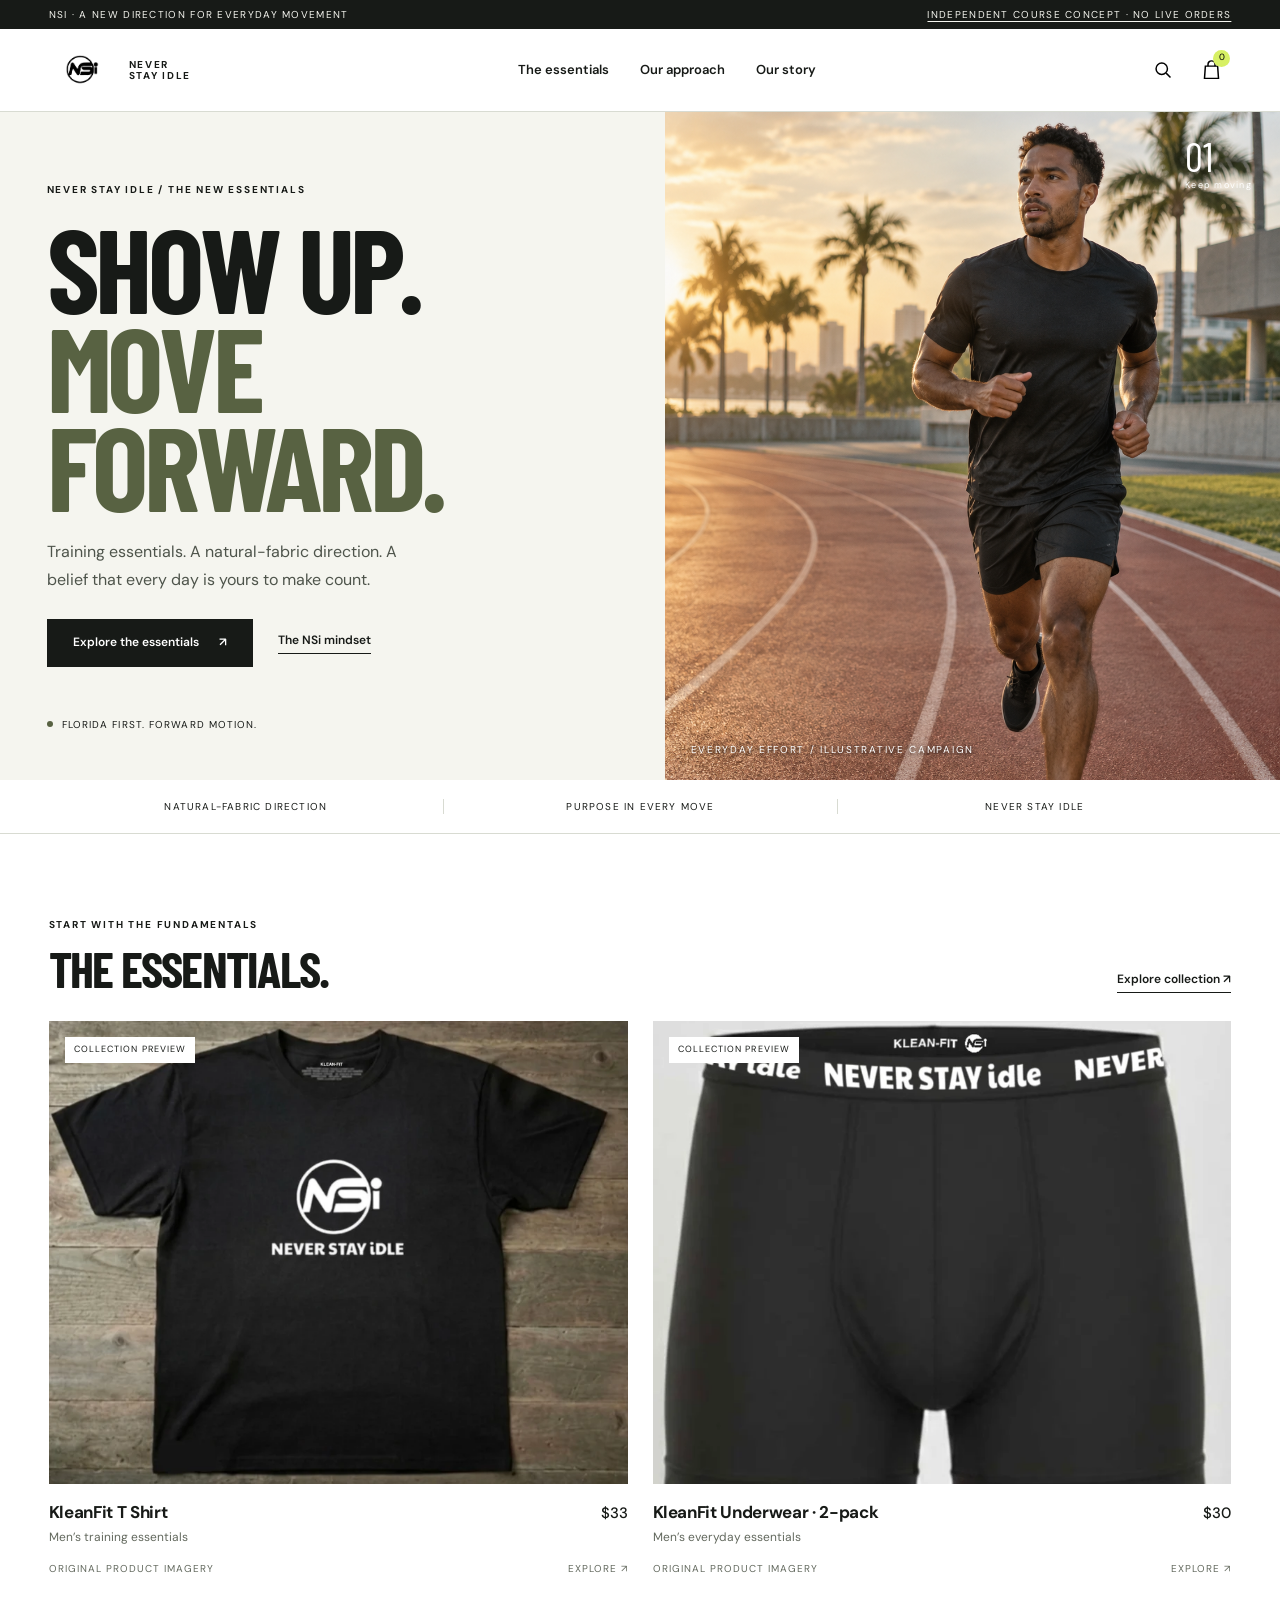
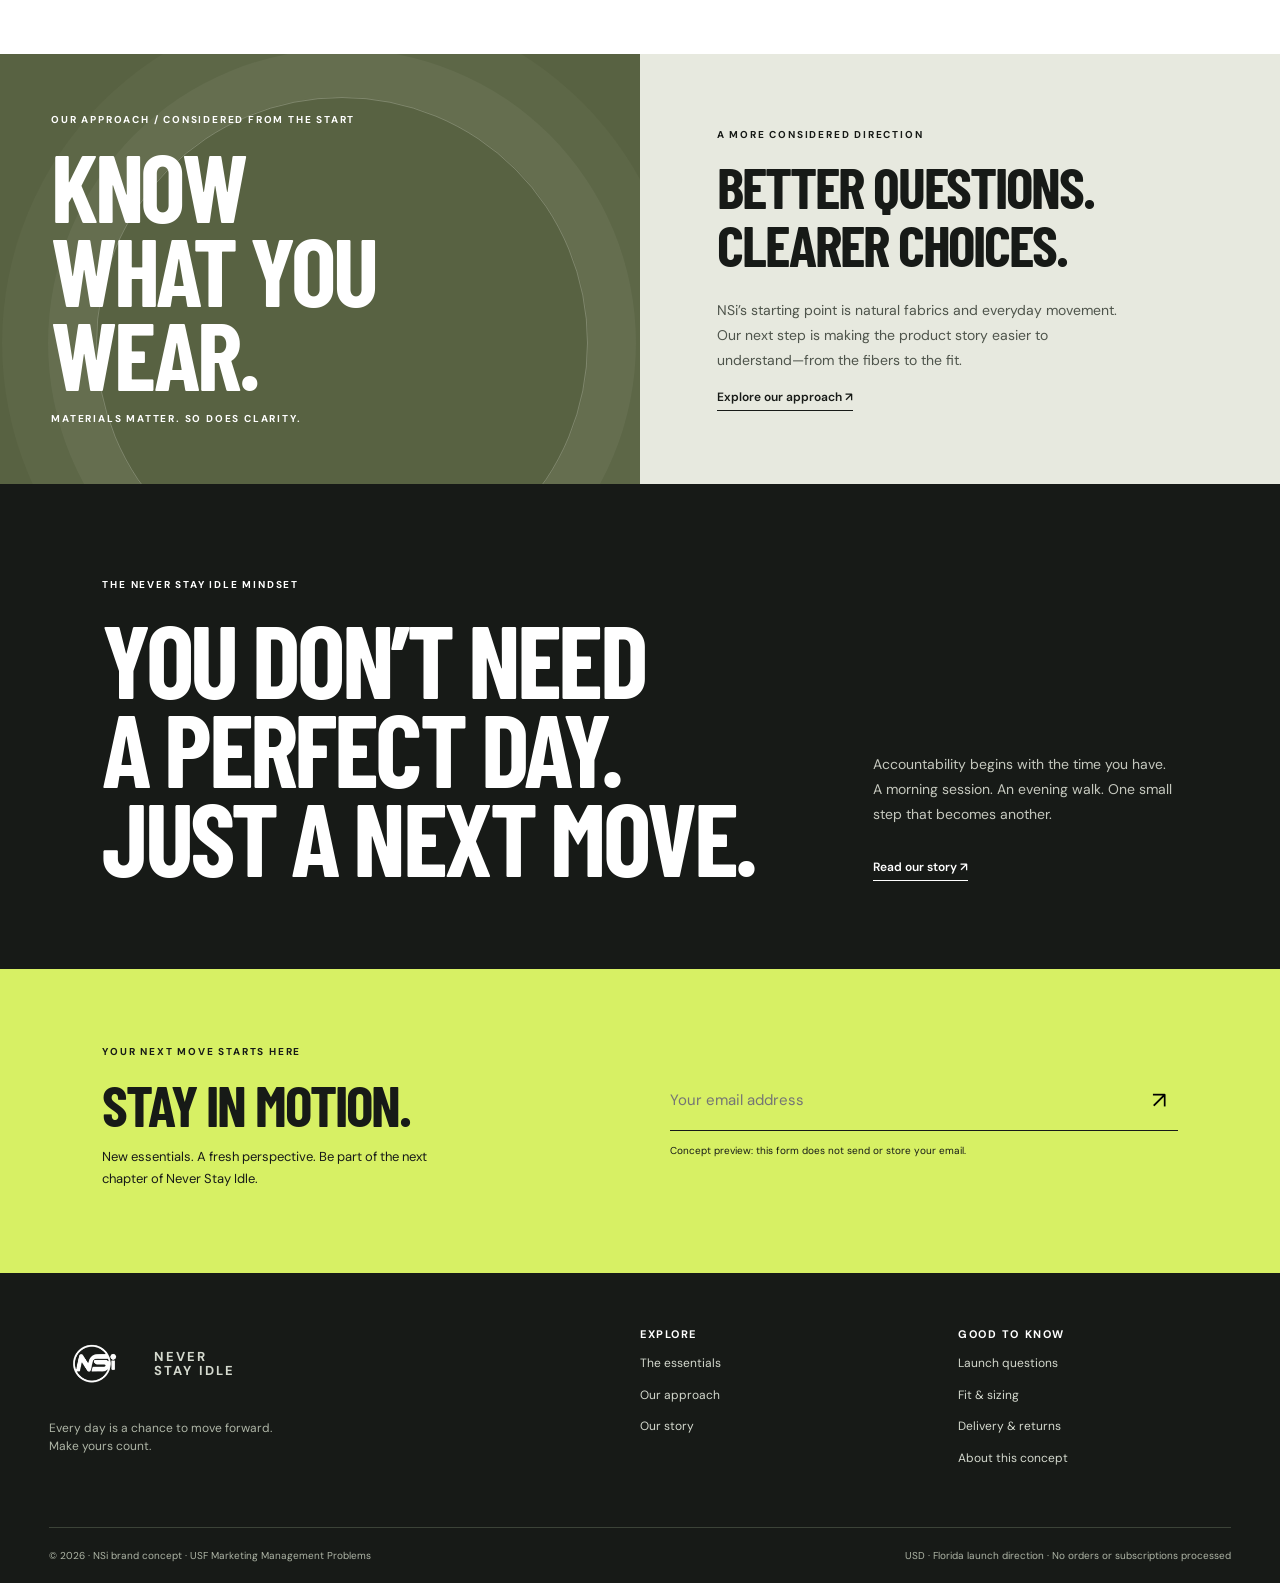
<file: index.html>
<!doctype html>
<html lang="en"><head><meta charset="utf-8"><meta name="robots" content="noindex,nofollow"><meta name="viewport" content="width=device-width,initial-scale=1"><meta name="description" content="Explore NSi's proposed new brand experience: natural-fabric training essentials and a belief in showing up."><title>NSi — Never Stay Idle</title><link rel="icon" href="assets/nsi-original-logo.avif"><link rel="stylesheet" href="styles.css"><script src="app.js" defer></script><link rel="canonical" href="https://neverstayidle-demo.vercel.app/"><meta property="og:type" content="website"><meta property="og:site_name" content="NSi Brand Concept"><meta property="og:title" content="NSi — Never Stay Idle"><meta property="og:description" content="Explore a proposed new NSi brand experience: training essentials, a natural-fabric direction and the Never Stay Idle mindset. Independent website concept."><meta property="og:url" content="https://neverstayidle-demo.vercel.app/"><meta property="og:image" content="https://neverstayidle-demo.vercel.app/assets/nsi-shirt-original.webp"><meta property="og:image:alt" content="Original NSi black KleanFit T Shirt product photograph"><meta name="twitter:card" content="summary_large_image"></head><body data-page="home"><div id="app"></div><noscript><p>This prototype uses JavaScript to display the collection. Visit the <a href="https://neverstayidle.com/collections/all">original NSi catalog</a>.</p></noscript></body></html>
</file>
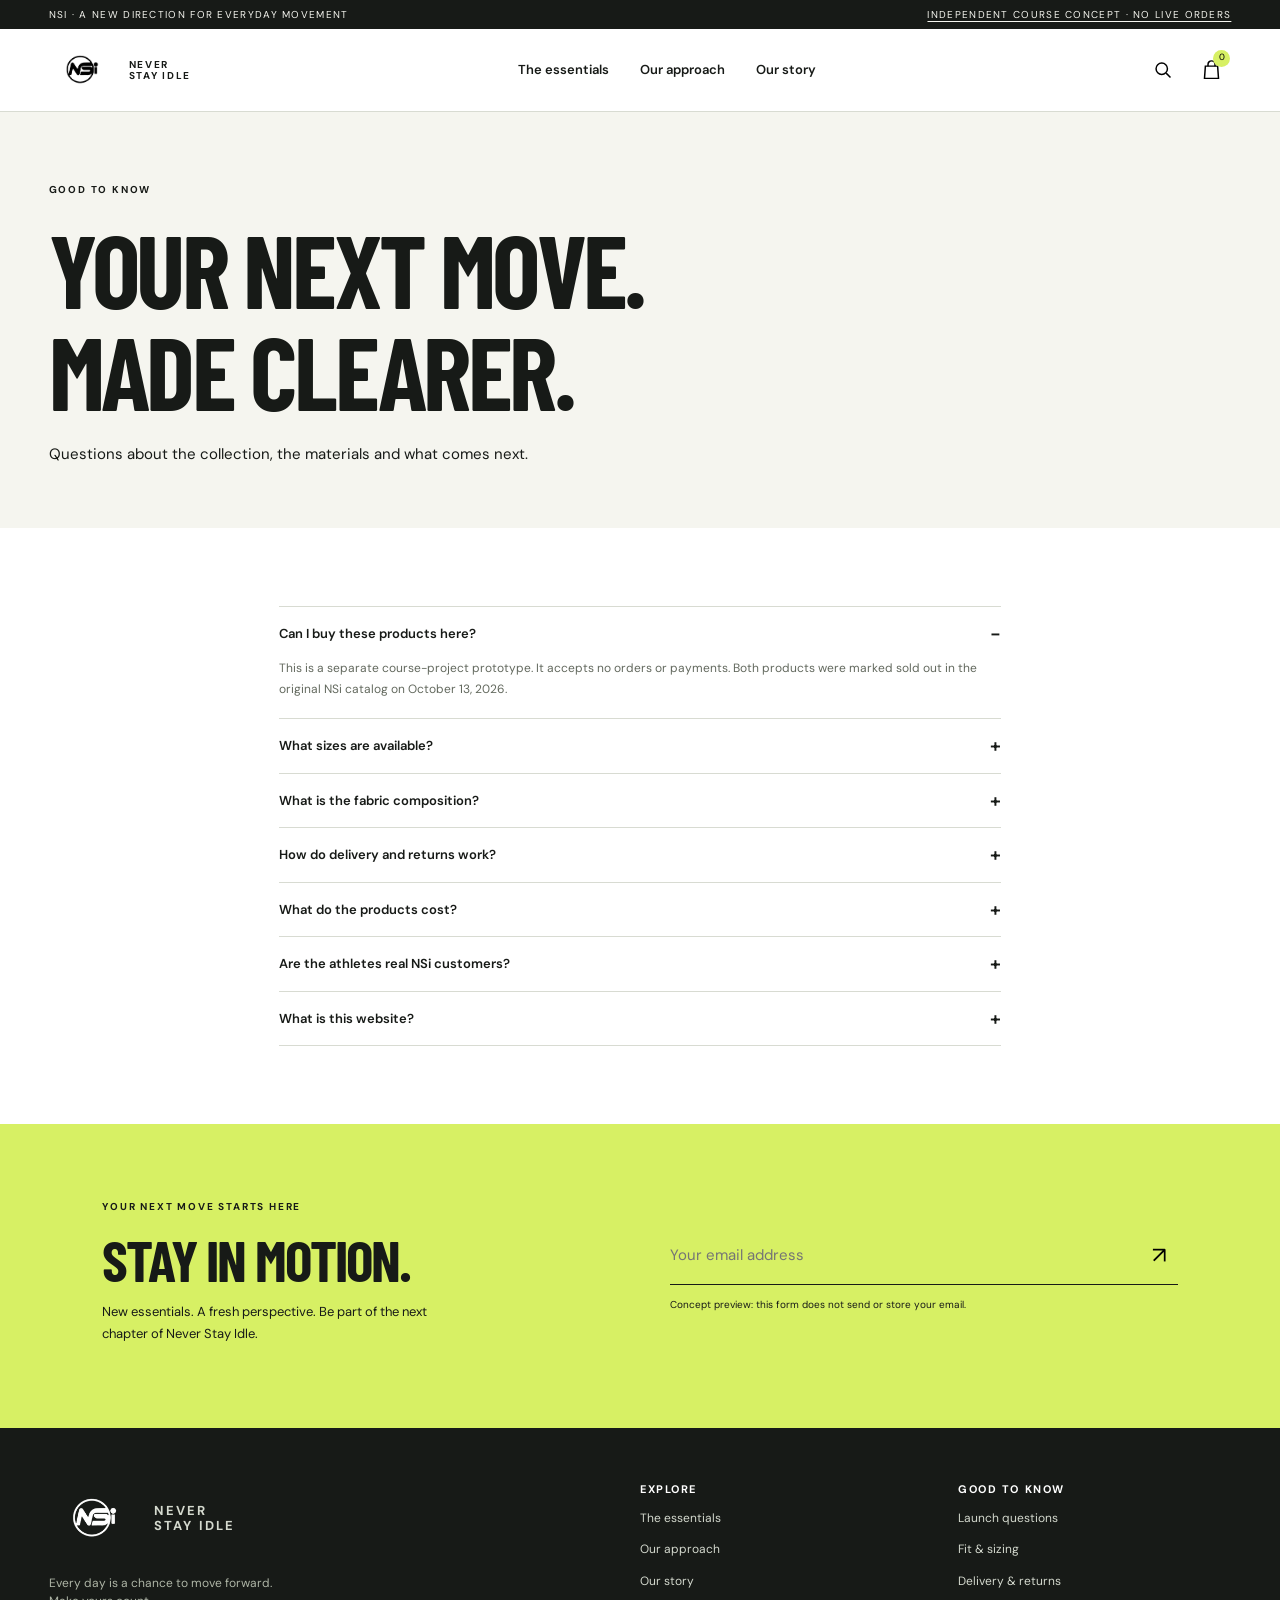
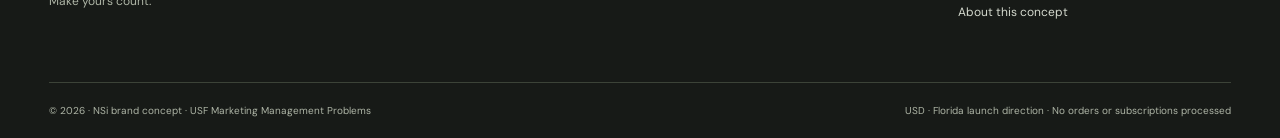
<file: help.html>
<!doctype html><html lang="en"><head><meta charset="utf-8"><meta name="robots" content="noindex,nofollow"><meta name="viewport" content="width=device-width,initial-scale=1"><meta name="description" content="NSi launch questions: products, materials, fit, shipping and availability."><title>Launch Questions — NSi</title><link rel="stylesheet" href="styles.css"><script src="app.js" defer></script><link rel="canonical" href="https://neverstayidle-demo.vercel.app/help.html"><meta property="og:type" content="website"><meta property="og:site_name" content="NSi Brand Concept"><meta property="og:title" content="Launch Questions — NSi"><meta property="og:description" content="Explore a proposed new NSi brand experience: training essentials, a natural-fabric direction and the Never Stay Idle mindset. Independent website concept."><meta property="og:url" content="https://neverstayidle-demo.vercel.app/help.html"><meta property="og:image" content="https://neverstayidle-demo.vercel.app/assets/nsi-shirt-original.webp"><meta property="og:image:alt" content="Original NSi black KleanFit T Shirt product photograph"><meta name="twitter:card" content="summary_large_image"></head><body data-page="help"><div id="app"></div></body></html>
</file>
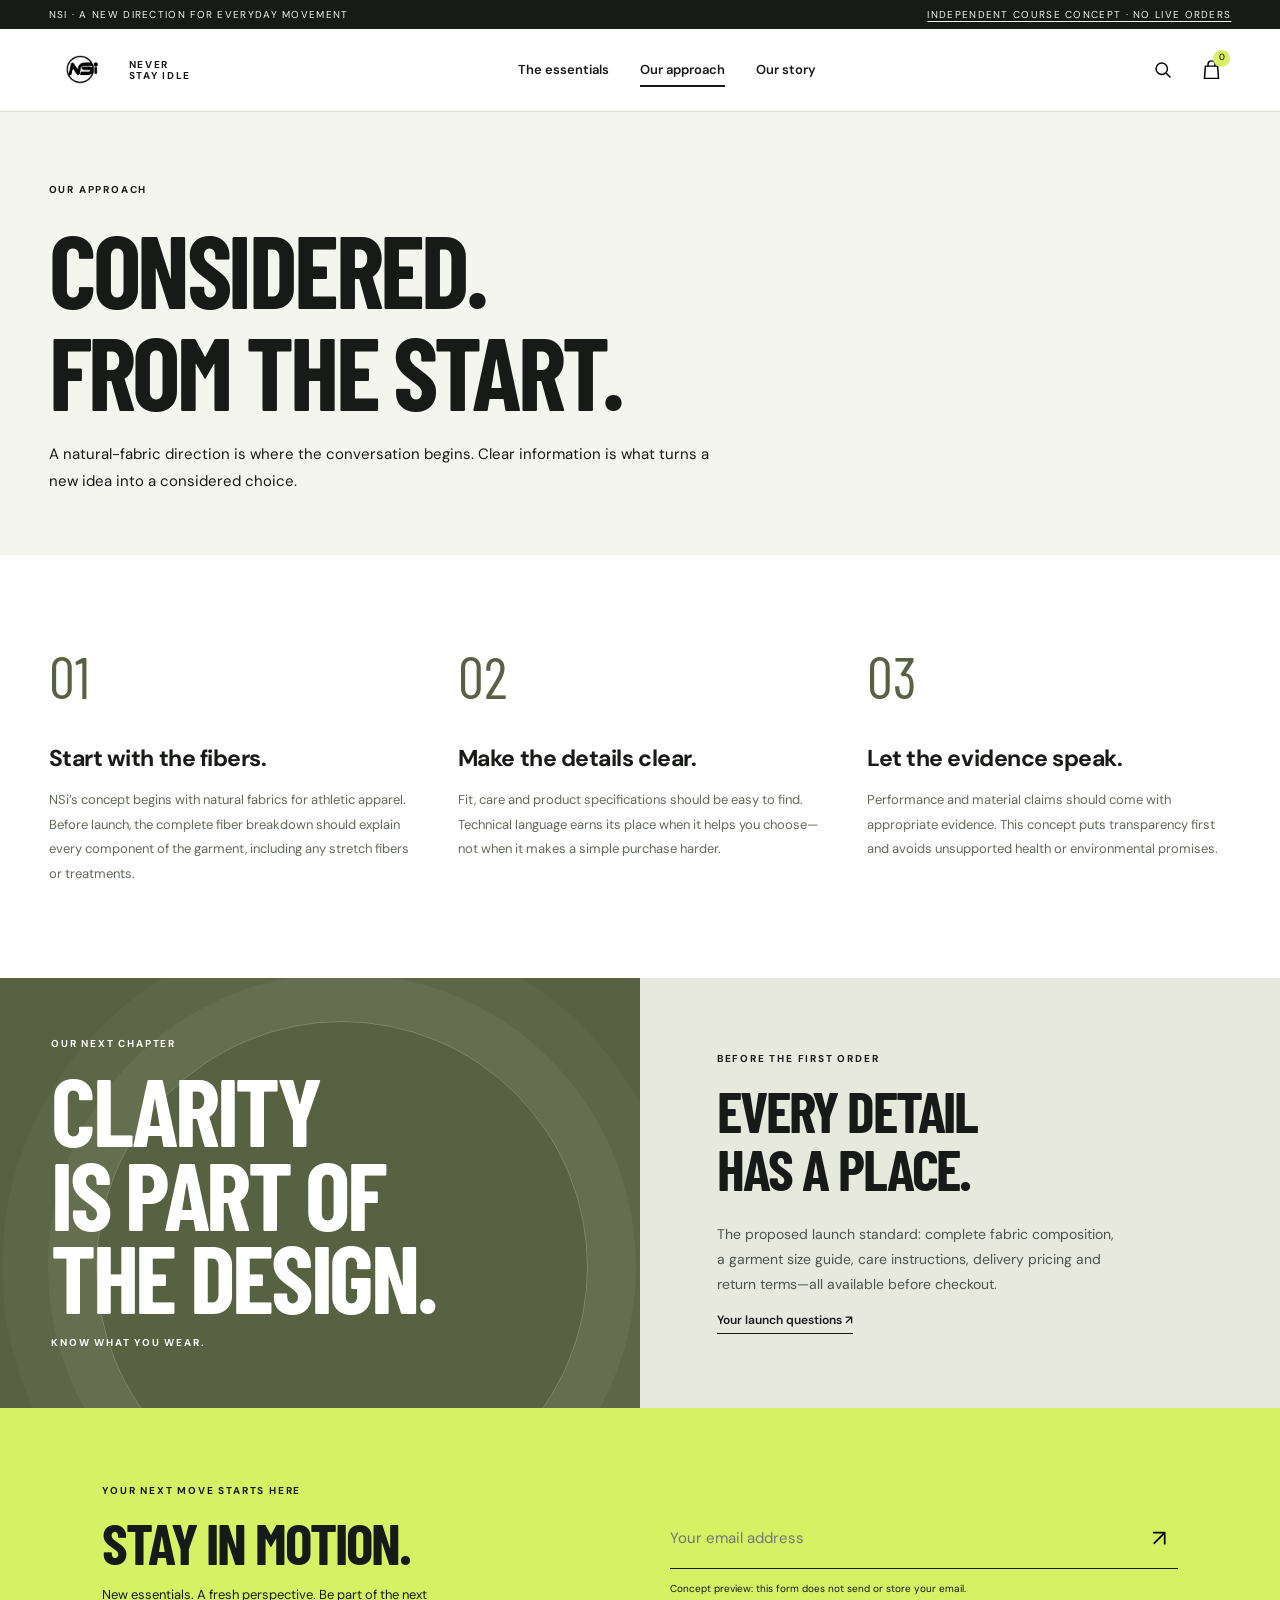
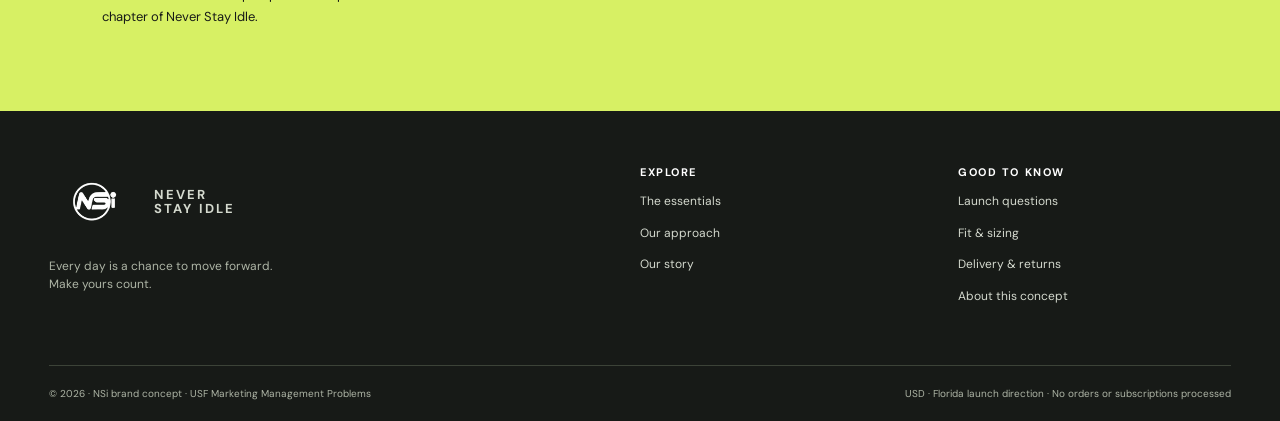
<file: materials.html>
<!doctype html><html lang="en"><head><meta charset="utf-8"><meta name="robots" content="noindex,nofollow"><meta name="viewport" content="width=device-width,initial-scale=1"><meta name="description" content="Understand NSi's natural-fabric direction and the product information shoppers should have before launch."><title>A More Considered Approach — NSi</title><link rel="stylesheet" href="styles.css"><script src="app.js" defer></script><link rel="canonical" href="https://neverstayidle-demo.vercel.app/materials.html"><meta property="og:type" content="website"><meta property="og:site_name" content="NSi Brand Concept"><meta property="og:title" content="A More Considered Approach — NSi"><meta property="og:description" content="Explore a proposed new NSi brand experience: training essentials, a natural-fabric direction and the Never Stay Idle mindset. Independent website concept."><meta property="og:url" content="https://neverstayidle-demo.vercel.app/materials.html"><meta property="og:image" content="https://neverstayidle-demo.vercel.app/assets/nsi-shirt-original.webp"><meta property="og:image:alt" content="Original NSi black KleanFit T Shirt product photograph"><meta name="twitter:card" content="summary_large_image"></head><body data-page="materials"><div id="app"></div></body></html>
</file>
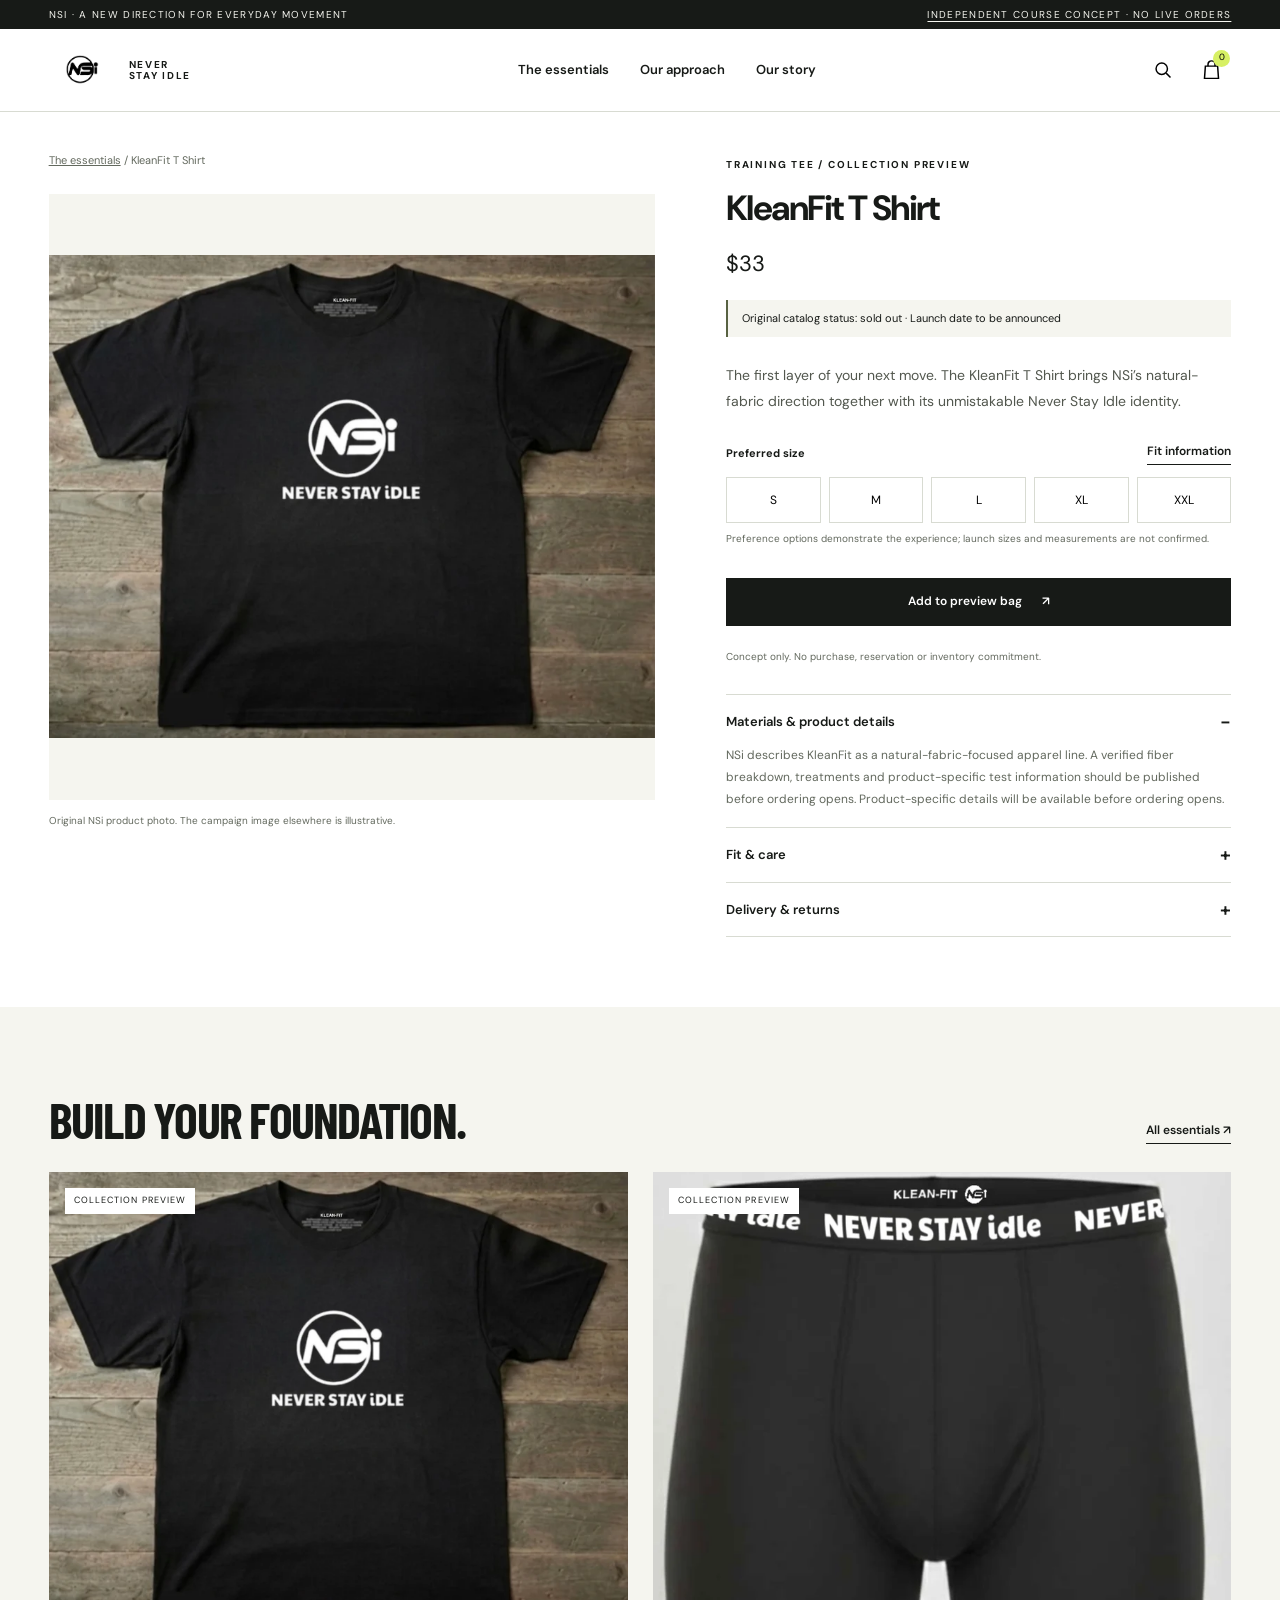
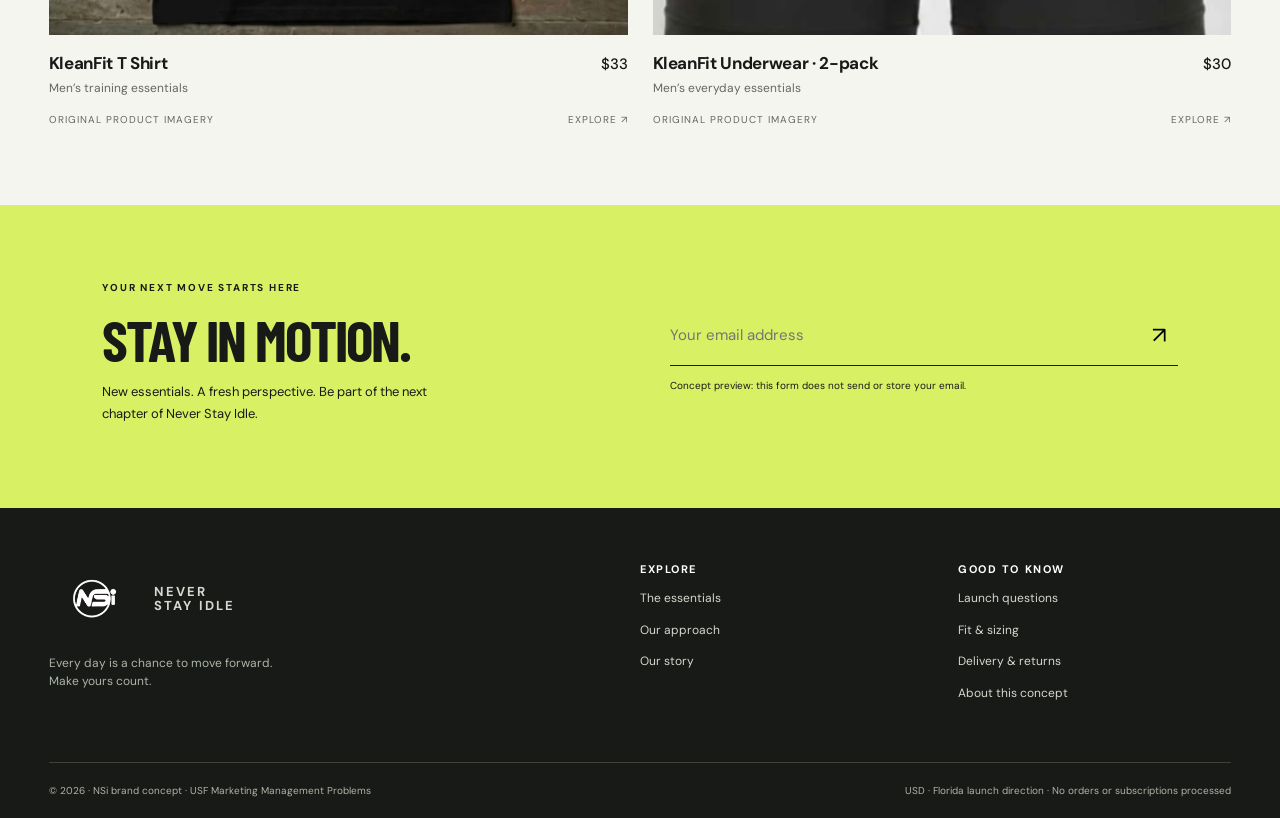
<file: product.html>
<!doctype html><html lang="en"><head><meta charset="utf-8"><meta name="robots" content="noindex,nofollow"><meta name="viewport" content="width=device-width,initial-scale=1"><meta name="description" content="Explore NSi product details, launch availability and the materials approach."><title>KleanFit Essentials — NSi</title><link rel="stylesheet" href="styles.css"><script src="app.js" defer></script><link rel="canonical" href="https://neverstayidle-demo.vercel.app/product.html"><meta property="og:type" content="website"><meta property="og:site_name" content="NSi Brand Concept"><meta property="og:title" content="KleanFit Essentials — NSi"><meta property="og:description" content="Explore a proposed new NSi brand experience: training essentials, a natural-fabric direction and the Never Stay Idle mindset. Independent website concept."><meta property="og:url" content="https://neverstayidle-demo.vercel.app/product.html"><meta property="og:image" content="https://neverstayidle-demo.vercel.app/assets/nsi-shirt-original.webp"><meta property="og:image:alt" content="Original NSi black KleanFit T Shirt product photograph"><meta name="twitter:card" content="summary_large_image"></head><body data-page="product"><div id="app"></div></body></html>
</file>
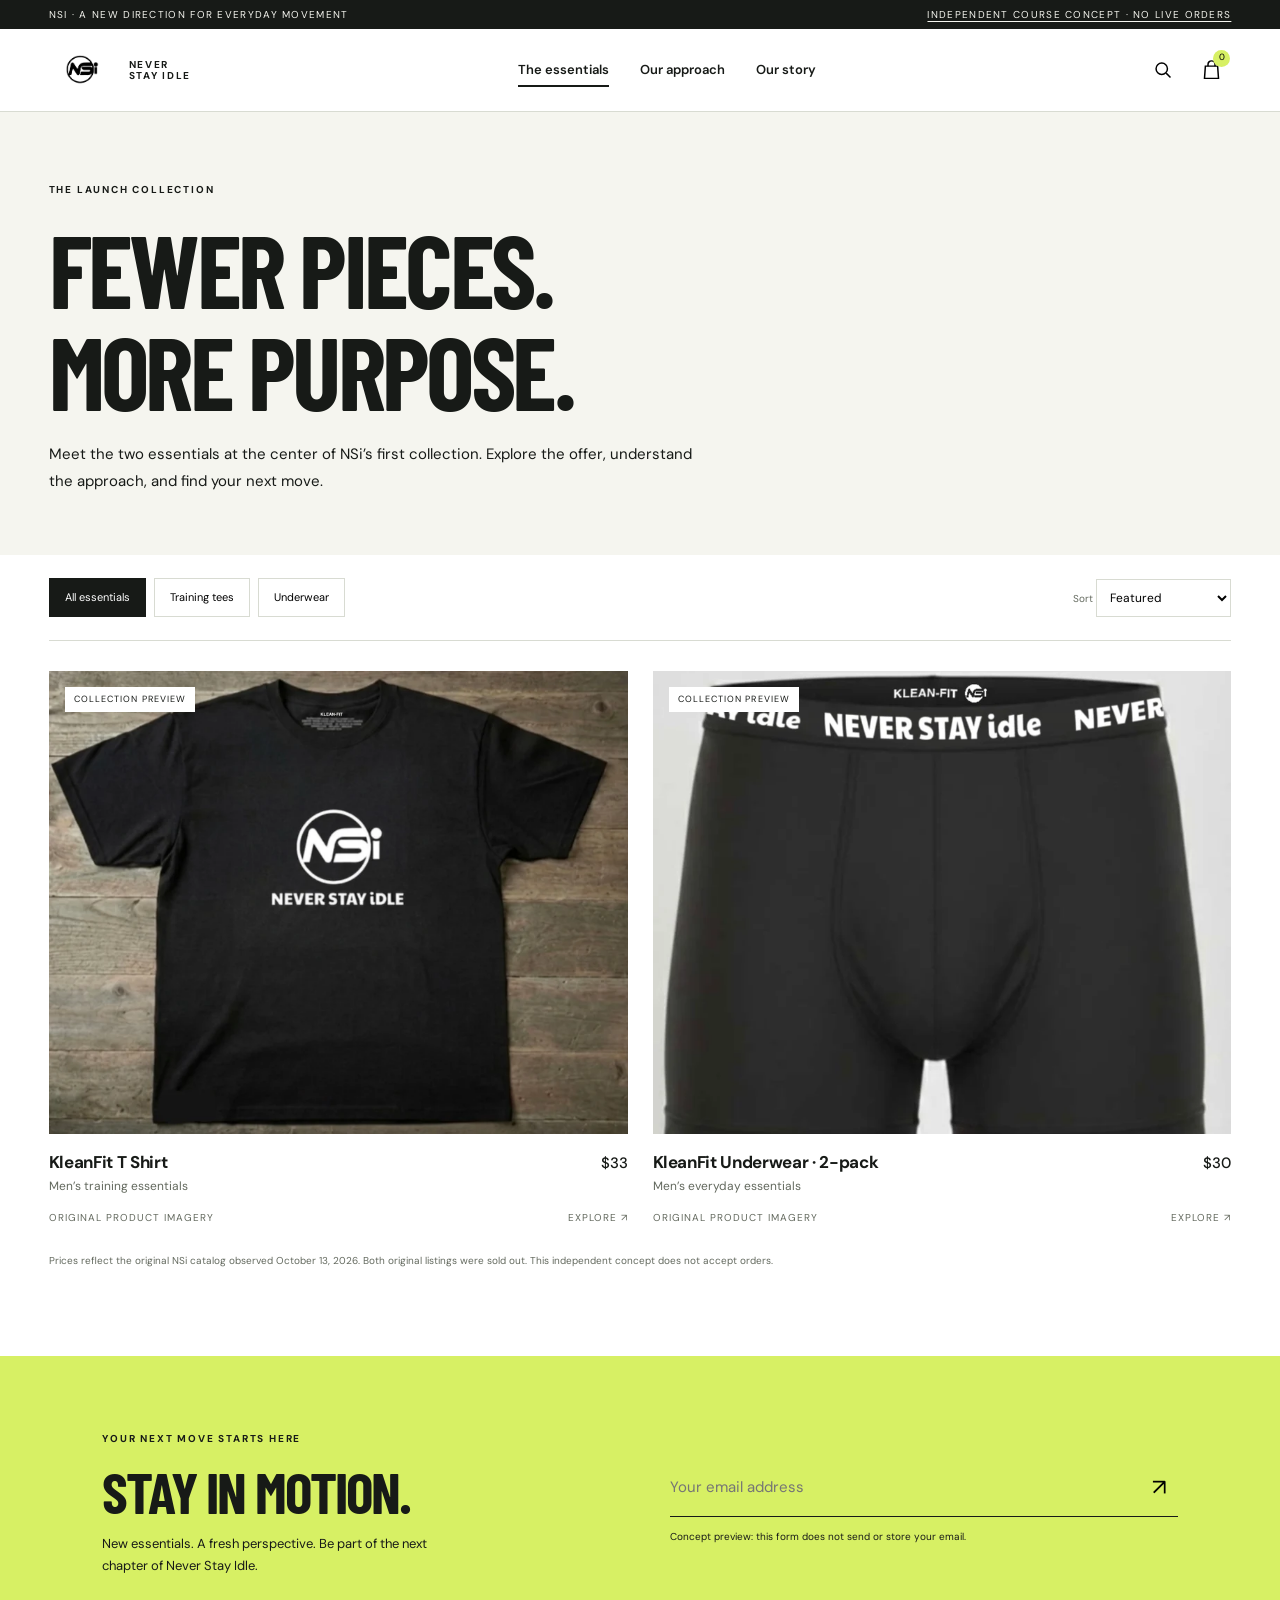
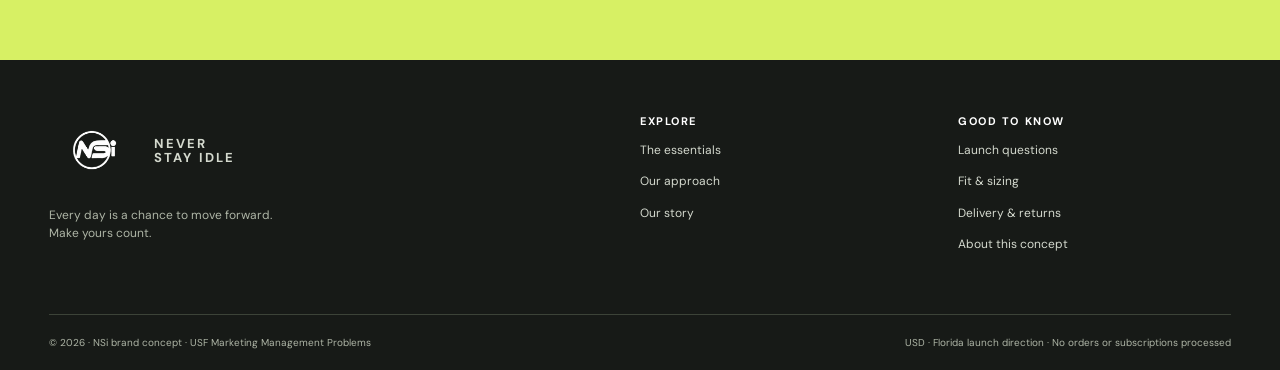
<file: shop.html>
<!doctype html><html lang="en"><head><meta charset="utf-8"><meta name="robots" content="noindex,nofollow"><meta name="viewport" content="width=device-width,initial-scale=1"><meta name="description" content="Explore the NSi KleanFit T Shirt and underwear two-pack in a new collection preview."><title>The Essentials — NSi</title><link rel="stylesheet" href="styles.css"><script src="app.js" defer></script><link rel="canonical" href="https://neverstayidle-demo.vercel.app/shop.html"><meta property="og:type" content="website"><meta property="og:site_name" content="NSi Brand Concept"><meta property="og:title" content="The Essentials — NSi"><meta property="og:description" content="Explore a proposed new NSi brand experience: training essentials, a natural-fabric direction and the Never Stay Idle mindset. Independent website concept."><meta property="og:url" content="https://neverstayidle-demo.vercel.app/shop.html"><meta property="og:image" content="https://neverstayidle-demo.vercel.app/assets/nsi-shirt-original.webp"><meta property="og:image:alt" content="Original NSi black KleanFit T Shirt product photograph"><meta name="twitter:card" content="summary_large_image"></head><body data-page="shop"><div id="app"></div></body></html>
</file>
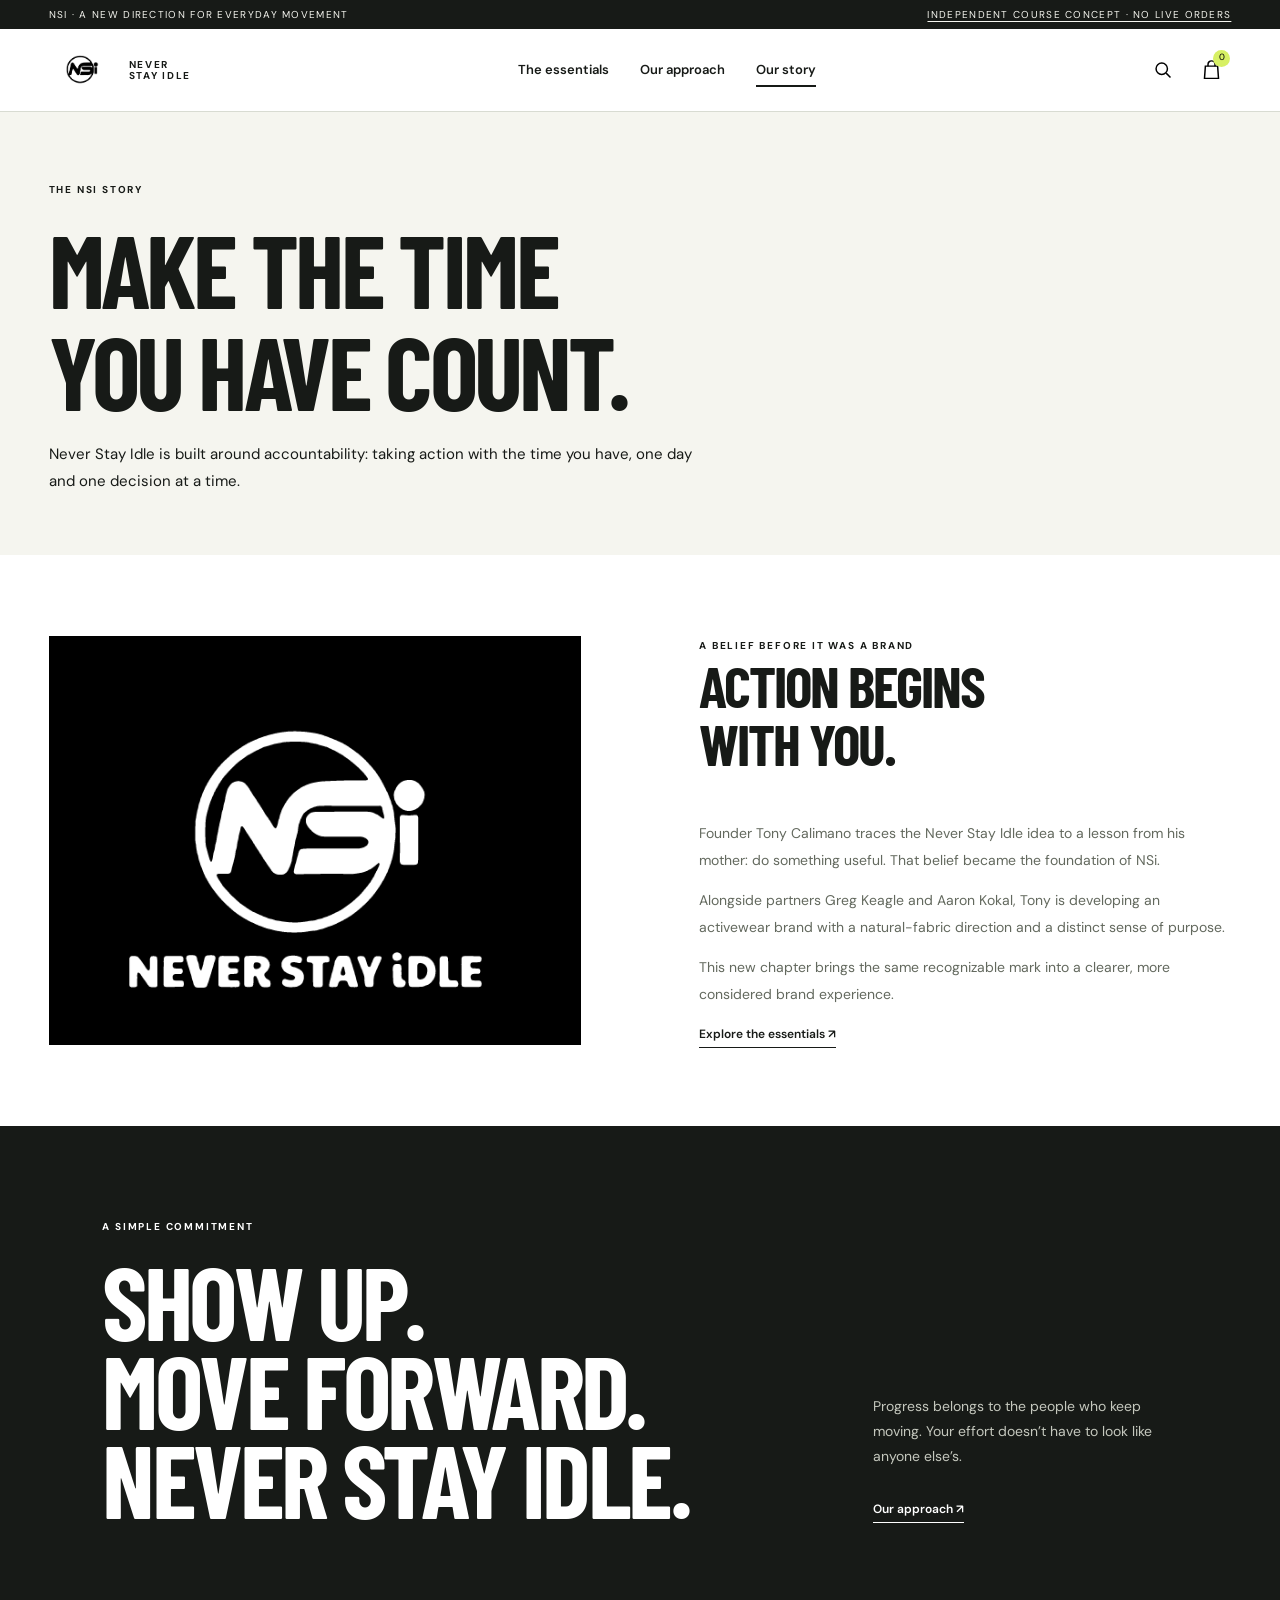
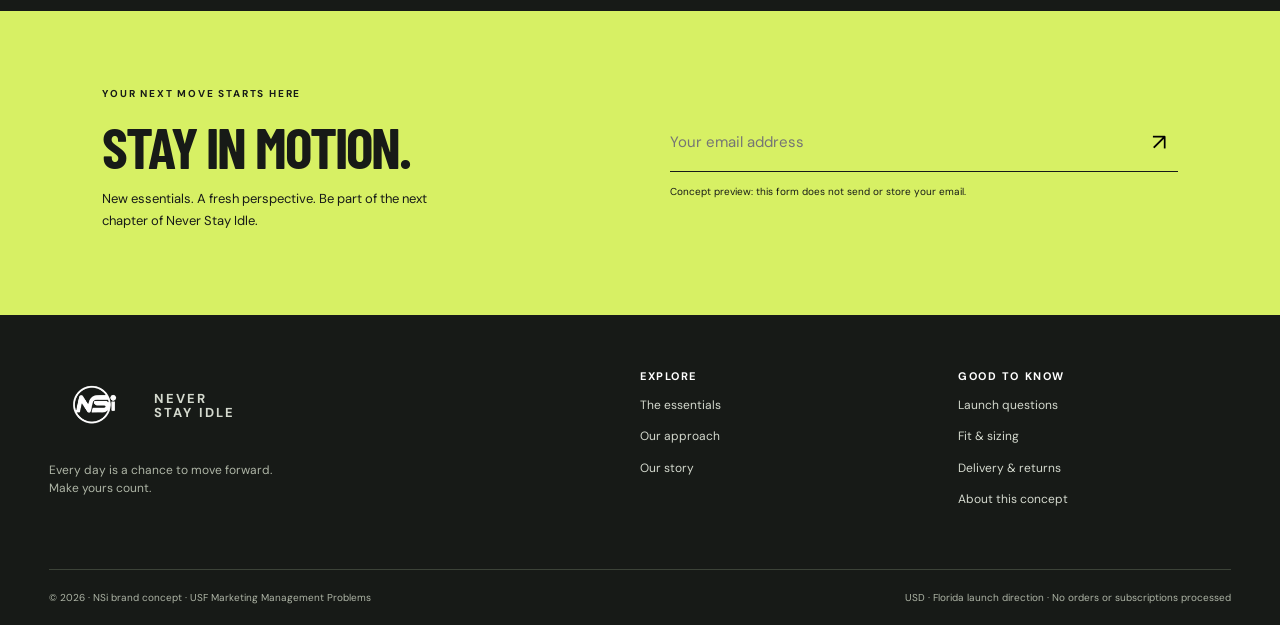
<file: story.html>
<!doctype html><html lang="en"><head><meta charset="utf-8"><meta name="robots" content="noindex,nofollow"><meta name="viewport" content="width=device-width,initial-scale=1"><meta name="description" content="The story behind Never Stay Idle: accountability, action and making the time you have count."><title>Our Story — NSi</title><link rel="stylesheet" href="styles.css"><script src="app.js" defer></script><link rel="canonical" href="https://neverstayidle-demo.vercel.app/story.html"><meta property="og:type" content="website"><meta property="og:site_name" content="NSi Brand Concept"><meta property="og:title" content="Our Story — NSi"><meta property="og:description" content="Explore a proposed new NSi brand experience: training essentials, a natural-fabric direction and the Never Stay Idle mindset. Independent website concept."><meta property="og:url" content="https://neverstayidle-demo.vercel.app/story.html"><meta property="og:image" content="https://neverstayidle-demo.vercel.app/assets/nsi-shirt-original.webp"><meta property="og:image:alt" content="Original NSi black KleanFit T Shirt product photograph"><meta name="twitter:card" content="summary_large_image"></head><body data-page="story"><div id="app"></div></body></html>
</file>
<file: styles.css>
@import url('https://fonts.googleapis.com/css2?family=Barlow+Condensed:wght@600;700;800&family=DM+Sans:wght@400;500;600;700&display=swap');
:root{--ink:#171a17;--paper:#f5f5ef;--white:#fff;--muted:#63695e;--line:#d8dbd2;--olive:#586242;--lime:#d7f064;--heading:'Barlow Condensed','Arial Narrow',Impact,sans-serif;--body:'DM Sans',Arial,sans-serif}*{box-sizing:border-box}html{scroll-behavior:smooth}body{margin:0;color:var(--ink);background:var(--white);font-family:var(--body);font-size:15px;line-height:1.5}a{color:inherit;text-decoration:none}button,input,select{font:inherit}button,a,input,select,summary{touch-action:manipulation}button{cursor:pointer}button:disabled{cursor:not-allowed}a:focus-visible,button:focus-visible,input:focus-visible,summary:focus-visible,select:focus-visible{outline:3px solid var(--olive);outline-offset:5px}img{max-width:100%;display:block}p,h1,h2,h3{margin-top:0}h1,h2,h3{line-height:1}h1,h2,.display{font-family:var(--heading);font-weight:700;letter-spacing:-.035em;text-transform:uppercase}h1{font-size:clamp(70px,9vw,150px)}h2{font-size:clamp(40px,5.6vw,82px)}h3{font-size:21px;letter-spacing:-.02em}.skip{position:fixed;left:10px;top:-100px;z-index:999;background:var(--lime);padding:12px}.skip:focus{top:10px}.utility{height:29px;background:var(--ink);color:var(--paper);display:flex;justify-content:space-between;align-items:center;padding:0 3.8%;font-size:10px;letter-spacing:.13em;text-transform:uppercase}.utility a{text-decoration:underline;text-underline-offset:3px}.nav-shell{background:rgba(255,255,255,.97);position:sticky;top:0;z-index:20;border-bottom:1px solid var(--line)}.nav{display:flex;align-items:center;justify-content:space-between;gap:24px;padding:15px 3.8%;height:82px}.brand{display:flex;align-items:center;gap:13px}.brand img{width:67px;height:52px;object-fit:contain;filter:invert(1)}.wordmark{font-size:10px;line-height:1.1;font-weight:700;letter-spacing:.17em;text-transform:uppercase}.nav-links{display:flex;gap:31px;font-weight:600;font-size:13px}.nav-links a{position:relative;padding:12px 0}.nav-links a[aria-current=page]:after,.nav-links a:hover:after{content:'';position:absolute;height:2px;background:var(--ink);bottom:5px;left:0;right:0}.nav-tools{display:flex;gap:8px}.icon-btn{border:0;background:transparent;display:flex;align-items:center;justify-content:center;width:40px;height:40px;position:relative}.icon-btn svg{width:21px;height:21px;fill:none;stroke:currentColor;stroke-width:1.7}.badge{font-size:9px;position:absolute;top:0;right:1px;background:var(--lime);border-radius:50%;min-width:17px;height:17px;padding:1px}.mobile-toggle{display:none}.mobile-menu{display:none;padding:4px 24px 18px}.mobile-menu a{display:block;padding:10px 0;font-size:18px;border-bottom:1px solid var(--line)}.eyebrow{font-size:10px;line-height:1.5;font-weight:700;letter-spacing:.18em;text-transform:uppercase}.muted{color:var(--muted)}.btn{display:inline-flex;justify-content:center;align-items:center;gap:20px;min-height:48px;padding:14px 25px;border:1px solid var(--ink);background:var(--ink);color:var(--white);font-size:12px;line-height:1.3;font-weight:600;border-radius:0;transition:background .18s,color .18s}.btn:hover{background:var(--olive);border-color:var(--olive)}.btn.lime{background:var(--lime);color:var(--ink);border-color:var(--lime)}.btn.lime:hover{background:#e5fc88}.btn.light{background:white;color:var(--ink);border-color:white}.btn.outline{background:transparent;color:var(--ink)}.btn.outline:hover{background:var(--paper)}.text-link{display:inline-flex;gap:14px;align-items:center;font-weight:600;font-size:12px;border-bottom:1px solid var(--ink);padding-bottom:4px}.hero{display:grid;grid-template-columns:1.08fr 1fr;min-height:660px;background:var(--paper);overflow:hidden}.hero-copy{padding:70px 8% 48px 7%;position:relative;display:flex;flex-direction:column;align-items:flex-start;justify-content:center}.hero h1{margin:21px 0 24px;font-size:clamp(80px,9.3vw,157px);line-height:.83}.hero h1 span{display:block;color:var(--olive)}.hero-copy .intro{font-size:16px;max-width:355px;line-height:1.7;margin-bottom:26px;color:#4e544b}.hero-actions{display:flex;align-items:center;gap:25px;flex-wrap:wrap}.hero-note{font-size:10px;letter-spacing:.11em;margin-top:50px;display:flex;align-items:center;gap:9px;text-transform:uppercase}.dot{width:6px;height:6px;border-radius:50%;background:var(--olive);display:inline-block}.hero-photo{position:relative;min-height:660px;background:#b8bcae}.hero-photo>img{width:100%;height:100%;position:absolute;object-fit:cover;object-position:center 40%}.photo-label{position:absolute;bottom:23px;left:26px;color:white;font-size:10px;letter-spacing:.17em;text-transform:uppercase;z-index:1;text-shadow:0 1px 4px #000}.photo-index{position:absolute;top:28px;right:28px;color:white;font-family:var(--heading);font-size:40px;line-height:.8}.photo-index span{font-family:var(--body);font-size:9px;letter-spacing:.14em;display:block;padding-top:10px}.principle-strip{padding:19px 3.8%;display:grid;grid-template-columns:repeat(3,1fr);border-bottom:1px solid var(--line);font-size:10px;letter-spacing:.12em;text-transform:uppercase;text-align:center}.principle-strip span+span{border-left:1px solid var(--line)}.section{padding:78px 3.8%}.section-head{display:flex;justify-content:space-between;align-items:flex-end;gap:30px;margin-bottom:28px}.section-head h2{font-size:50px;margin:9px 0 0}.product-grid{display:grid;grid-template-columns:repeat(2,minmax(0,1fr));gap:25px}.product-card .product-image{display:block;position:relative;overflow:hidden;background:#eeeee9;aspect-ratio:1.25}.product-image img{width:100%;height:100%;object-fit:cover;transition:transform .5s}.product-image:hover img{transform:scale(1.025)}.tag{position:absolute;top:16px;left:16px;padding:6px 9px;background:white;font-size:9px;letter-spacing:.12em;text-transform:uppercase}.product-info{display:flex;justify-content:space-between;gap:15px;margin-top:18px}.product-info h3{font-size:17px;line-height:1.2;margin-bottom:5px}.product-info p{font-size:12px;margin-bottom:0;color:var(--muted)}.price{font-size:15px;white-space:nowrap;font-weight:500}.product-meta{display:flex;justify-content:space-between;margin-top:15px;font-size:10px;text-transform:uppercase;letter-spacing:.1em;color:var(--muted)}.material-feature{display:grid;grid-template-columns:1fr 1fr;background:#e7e9df;min-height:430px}.material-art{padding:58px 8%;display:flex;flex-direction:column;justify-content:space-between;background:var(--olive);color:white;position:relative;overflow:hidden}.material-art:after{content:'';position:absolute;width:490px;height:490px;border:1px solid #cbd0bf55;border-radius:50%;left:15%;top:10%;box-shadow:0 0 0 48px #cbd0bf11,0 0 0 94px #cbd0bf0b}.material-art .display{font-size:clamp(65px,7.5vw,115px);line-height:.87;z-index:1}.material-art .eyebrow{z-index:1}.material-copy{padding:64px 12%;display:flex;flex-direction:column;justify-content:center;align-items:flex-start}.material-copy h2{font-size:58px;margin:15px 0 25px}.material-copy p{font-size:14px;line-height:1.8;color:#4e544b;max-width:400px}.manifesto{background:var(--ink);color:white;padding:88px 8%;display:flex;justify-content:space-between;gap:50px;align-items:flex-end}.manifesto h2{font-size:clamp(60px,8vw,118px);line-height:.87;max-width:690px;margin:20px 0 0}.manifesto-copy{max-width:305px}.manifesto-copy p{font-size:14px;line-height:1.8;color:#c5c8be;margin-bottom:28px}.manifesto .text-link{border-color:white}.newsletter{padding:70px 8%;background:var(--lime);display:grid;grid-template-columns:1fr 1fr;gap:60px;align-items:center}.newsletter h2{font-size:58px;margin:13px 0}.newsletter p{font-size:13px;max-width:365px;line-height:1.7}.signup{display:flex;border-bottom:1px solid var(--ink);gap:10px}.signup input{width:100%;border:0;background:transparent;padding:18px 0;outline:none;min-width:0}.signup button{border:0;background:transparent;font-size:23px;padding:12px}.form-note{font-size:10px;margin-top:12px}.feedback{font-size:12px;font-weight:600;margin-top:14px}.footer{padding:56px 3.8% 20px;background:#171a17;color:white}.footer-main{display:grid;grid-template-columns:2fr 1fr 1fr;gap:45px;padding-bottom:50px}.footer .brand img{filter:none;width:92px;height:70px}.footer .wordmark{font-size:13px}.footer p{font-size:12px;color:#aeb5a6;max-width:300px;margin-top:20px}.footer h3{font-size:11px;letter-spacing:.14em;text-transform:uppercase}.footer ul{padding:0;margin:0;list-style:none}.footer li{margin:9px 0}.footer a{font-size:12px;color:#d4d9ce}.footer a:hover{text-decoration:underline}.footer-bottom{border-top:1px solid #3c4338;padding-top:20px;display:flex;justify-content:space-between;gap:25px;font-size:10px;color:#aeb5a6}.page-intro{padding:65px 3.8% 45px;background:var(--paper)}.page-intro h1{font-size:clamp(58px,8vw,112px);margin:17px 0 20px}.page-intro p{max-width:660px;font-size:15px;line-height:1.8}.collection-bar{display:flex;justify-content:space-between;gap:20px;align-items:center;padding:23px 0;border-bottom:1px solid var(--line);margin-bottom:30px}.chips{display:flex;gap:8px}.chip{border:1px solid var(--line);background:white;padding:10px 15px;font-size:11px}.chip[aria-pressed=true]{background:var(--ink);color:white;border-color:var(--ink)}select{background:white;border:1px solid var(--line);padding:9px;font-size:12px}.collection{padding-top:0}.product-layout{display:grid;grid-template-columns:1.2fr 1fr;gap:6%;padding:40px 3.8% 70px}.product-gallery{background:var(--paper);align-self:start}.product-gallery img{width:100%;aspect-ratio:1;object-fit:contain}.image-caption{font-size:10px;color:var(--muted);padding:13px 0}.breadcrumb{font-size:11px;color:var(--muted);margin-bottom:25px}.breadcrumb a{text-decoration:underline}.product-detail h1{font-family:var(--body);font-size:35px;letter-spacing:-.045em;text-transform:none;line-height:1.08;margin:15px 0}.detail-price{font-size:22px;margin:20px 0}.availability{font-size:11px;padding:10px 14px;background:var(--paper);border-left:2px solid var(--olive);margin-bottom:25px}.description{font-size:14px;line-height:1.9;color:#52574e}.size-row{display:flex;justify-content:space-between;align-items:center;font-size:11px;margin-top:27px}.sizes{display:grid;grid-template-columns:repeat(5,1fr);gap:8px;margin:12px 0 8px}.size{background:white;border:1px solid var(--line);padding:13px 0;font-size:12px}.size[aria-pressed=true]{border:2px solid var(--ink);background:var(--paper);padding:12px 0}.tiny{font-size:10px;color:var(--muted)}.product-detail .btn.full{width:100%;margin:22px 0 9px}.accordion{border-top:1px solid var(--line);margin-top:30px}.accordion details{border-bottom:1px solid var(--line);padding:17px 0}.accordion summary{font-size:13px;font-weight:600;cursor:pointer;list-style:none;display:flex;justify-content:space-between}.accordion summary:after{content:'+';font-size:19px;line-height:1}.accordion details[open] summary:after{content:'−'}.accordion details p{font-size:12px;color:#63695e;line-height:1.8;margin:14px 0 0}.prose{max-width:900px;margin:auto}.prose h2{font-size:52px;margin:24px 0}.prose p{line-height:1.9;color:#50574c;max-width:730px}.three-cols{display:grid;grid-template-columns:repeat(3,1fr);gap:45px}.three-cols h3{font-size:23px;line-height:1.2;margin:25px 0 15px}.three-cols p{font-size:13px;color:var(--muted);line-height:1.9}.number{font-family:var(--heading);font-size:58px;color:var(--olive)}.story-grid{display:grid;grid-template-columns:1fr 1fr;gap:10%;align-items:center}.story-lockup{padding:20px;background:black}.story-copy h2{font-size:58px}.story-copy p{font-size:14px;line-height:1.9;color:var(--muted)}.help-list{max-width:820px;margin:auto}.help-list .accordion{margin-top:0}.dialog{border:0;padding:0;width:min(620px,calc(100% - 32px));max-height:85vh;color:var(--ink);background:white;box-shadow:0 20px 80px #0003}.dialog::backdrop{background:#14181399;backdrop-filter:blur(3px)}.dialog-inner{padding:30px}.dialog-head{display:flex;justify-content:space-between;align-items:center;gap:20px;margin-bottom:25px}.dialog h2{font-family:var(--body);font-size:26px;letter-spacing:-.04em;text-transform:none;margin:0}.dialog .close{font-size:27px;background:transparent;border:0;padding:0 5px}.search-field{display:block;width:100%;padding:15px;border:1px solid var(--line);background:var(--paper);margin-bottom:20px}.search-result{display:flex;gap:15px;padding:15px 0;border-bottom:1px solid var(--line);align-items:center}.search-result img{width:70px;height:70px;object-fit:cover}.search-result span{font-size:12px;color:var(--muted)}.search-result strong{display:block;font-size:14px;margin-bottom:5px}.bag-row{display:flex;gap:15px;align-items:center;padding:15px 0;border-bottom:1px solid var(--line)}.bag-row img{width:70px;height:70px;object-fit:cover}.bag-row .remove{border:0;background:transparent;text-decoration:underline;font-size:11px;margin-left:auto}.bag-row p{margin:3px 0;font-size:12px}.bag-total{display:flex;justify-content:space-between;margin-top:23px;font-weight:600}.dialog-note{font-size:11px;line-height:1.7;color:var(--muted);margin-top:20px}.hidden,[hidden]{display:none!important}.toast{position:fixed;bottom:24px;left:50%;transform:translateX(-50%);background:var(--ink);color:white;z-index:60;padding:14px 22px;font-size:12px;max-width:calc(100% - 30px);box-shadow:0 5px 20px #0002}.empty{padding:25px 0;line-height:1.8;color:var(--muted)}
@media(min-width:1550px){.hero{min-height:760px}.hero-photo{min-height:760px}.hero-copy{padding-left:12%}}
@media(max-width:900px){.wordmark{display:none}.nav-links{gap:21px}.hero{min-height:550px}.hero-photo{min-height:550px}.hero-copy{padding:45px 7%}.hero h1{font-size:clamp(67px,10vw,95px)}.hero-copy .intro{font-size:14px}.hero-note{margin-top:30px;font-size:8px}.hero-actions{gap:16px}.section{padding:55px 5%}.material-copy{padding:45px 9%}.material-copy h2{font-size:48px}.manifesto{padding:65px 6%;gap:30px}.manifesto-copy{max-width:260px}.newsletter{padding:55px 6%;gap:35px}.product-layout{grid-template-columns:1fr 1fr;gap:5%}.product-detail h1{font-size:29px}.footer-main{grid-template-columns:1.5fr 1fr 1fr}}
@media(max-width:620px){.utility{justify-content:center;font-size:8px;height:27px}.utility>a{display:none}.nav{height:70px;padding:9px 5%;gap:8px}.brand img{width:59px;height:45px}.nav-links{display:none}.mobile-toggle{display:flex}.mobile-menu.open{display:block}.nav-tools{gap:0}.icon-btn{width:36px}.hero{grid-template-columns:1fr;min-height:0}.hero-copy{padding:45px 6% 40px}.hero h1{font-size:88px;margin:20px 0;line-height:.85}.hero-copy .intro{max-width:320px;font-size:14px}.hero-note{margin-top:30px}.hero-photo{min-height:450px}.hero-photo img{object-position:center 36%}.photo-label{font-size:8px;left:20px}.principle-strip{padding:15px 4%;font-size:7px;letter-spacing:.09em}.section{padding:45px 5%}.section-head{gap:15px;align-items:center}.section-head h2{font-size:38px}.section-head .text-link{font-size:10px;white-space:nowrap}.product-grid{gap:15px}.product-card .product-image{aspect-ratio:1}.product-info{display:block;margin-top:12px}.product-info h3{font-size:14px}.product-info p{font-size:10px}.product-info .price{font-size:13px;display:block;margin-top:8px}.product-meta{font-size:8px;margin-top:10px}.tag{left:9px;top:9px;padding:4px 5px;font-size:7px}.material-feature{grid-template-columns:1fr}.material-art{min-height:330px;padding:40px 6%}.material-art .display{font-size:85px}.material-copy{padding:45px 6%}.material-copy h2{font-size:50px}.manifesto{display:block;padding:60px 6%}.manifesto h2{font-size:77px}.manifesto-copy{max-width:330px;margin-top:35px}.newsletter{grid-template-columns:1fr;padding:45px 6%;gap:20px}.newsletter h2{font-size:53px}.footer{padding:40px 5% 18px}.footer-main{grid-template-columns:1fr 1fr;gap:28px;padding-bottom:30px}.footer-brand{grid-column:1/-1}.footer .wordmark{display:block}.footer-bottom{display:block;font-size:9px}.footer-bottom span{display:block;margin-bottom:8px}.page-intro{padding:45px 5% 25px}.page-intro h1{font-size:68px}.page-intro p{font-size:13px}.collection-bar{flex-wrap:wrap;padding:20px 0}.chips{gap:5px}.chip{padding:9px;font-size:10px}.product-layout{grid-template-columns:1fr;padding:25px 5% 45px;gap:25px}.product-gallery img{aspect-ratio:1.15}.product-detail h1{font-size:33px}.three-cols{grid-template-columns:1fr;gap:28px}.three-cols h3{margin-top:9px}.story-grid{grid-template-columns:1fr;gap:30px}.story-copy h2,.prose h2{font-size:46px}.dialog-inner{padding:24px}.collection{padding-top:0}}
@media(prefers-reduced-motion:reduce){html{scroll-behavior:auto}*{transition:none!important}}
</file>
